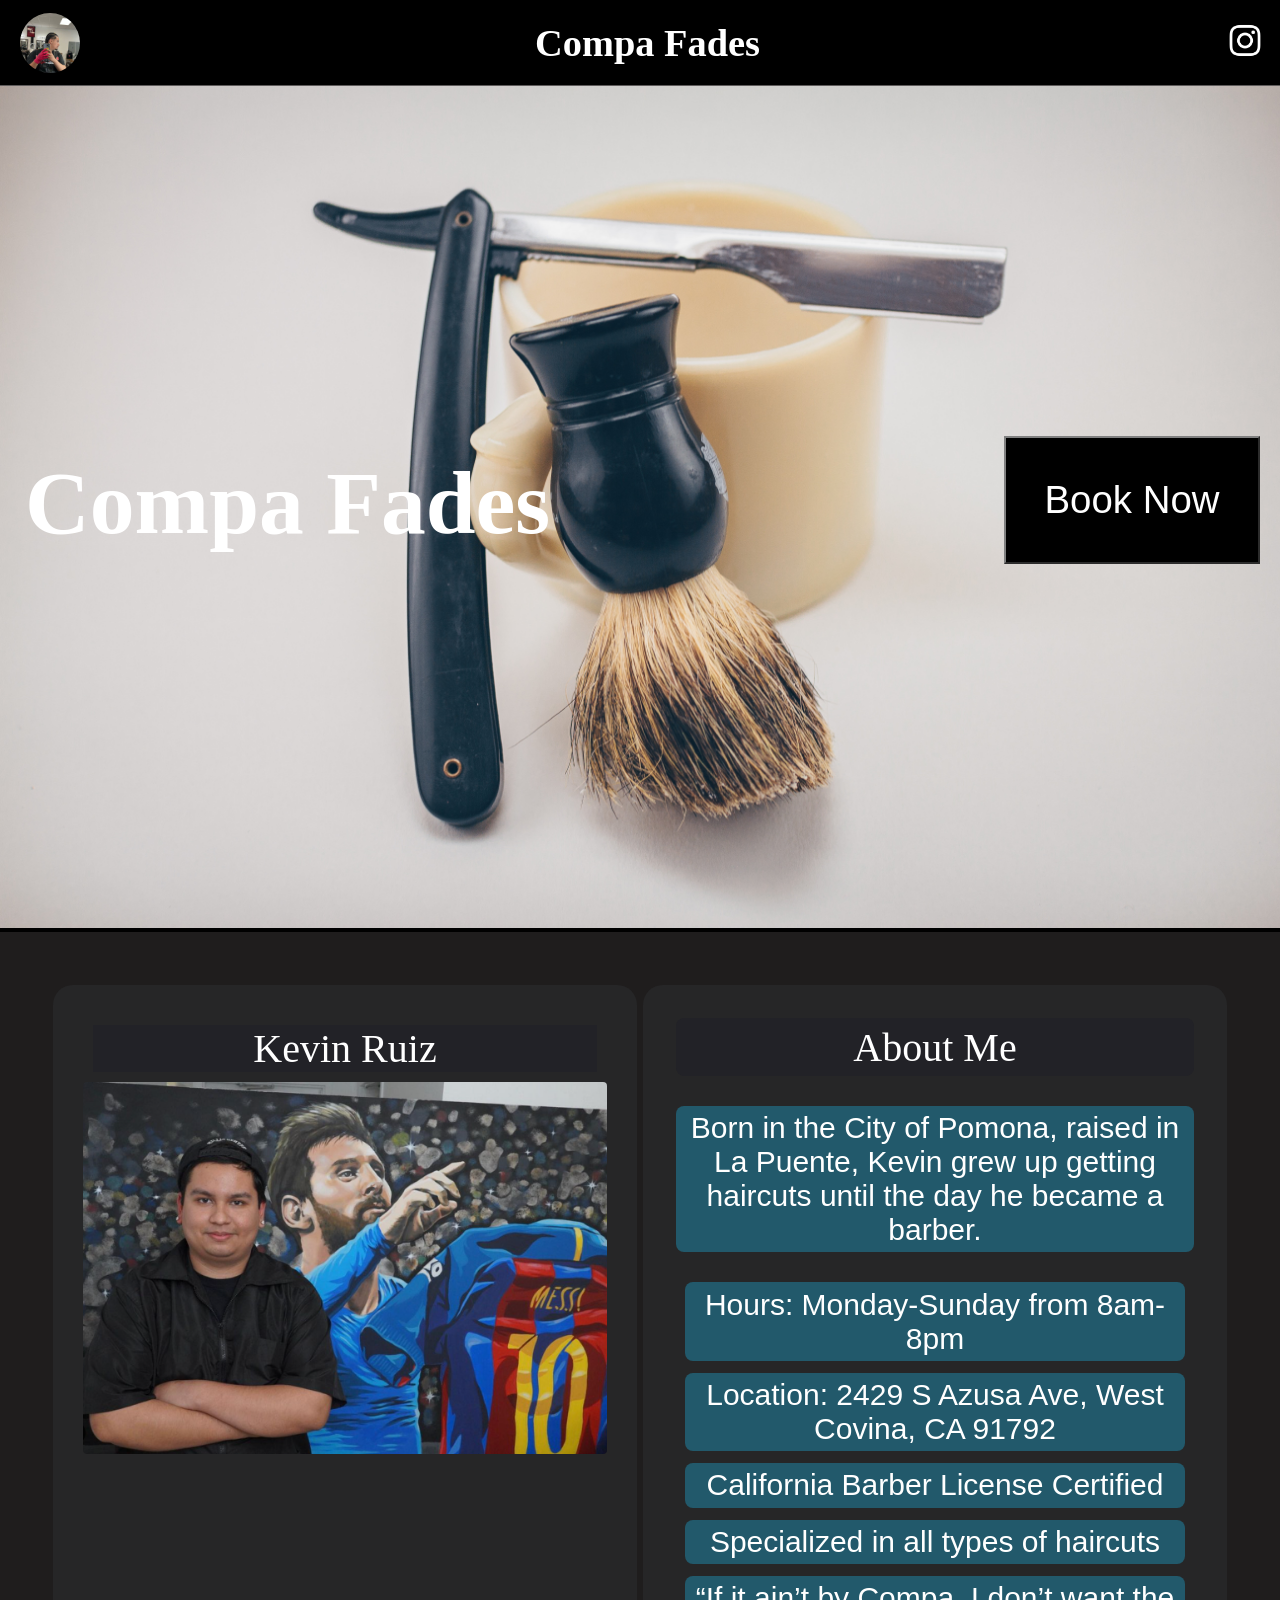
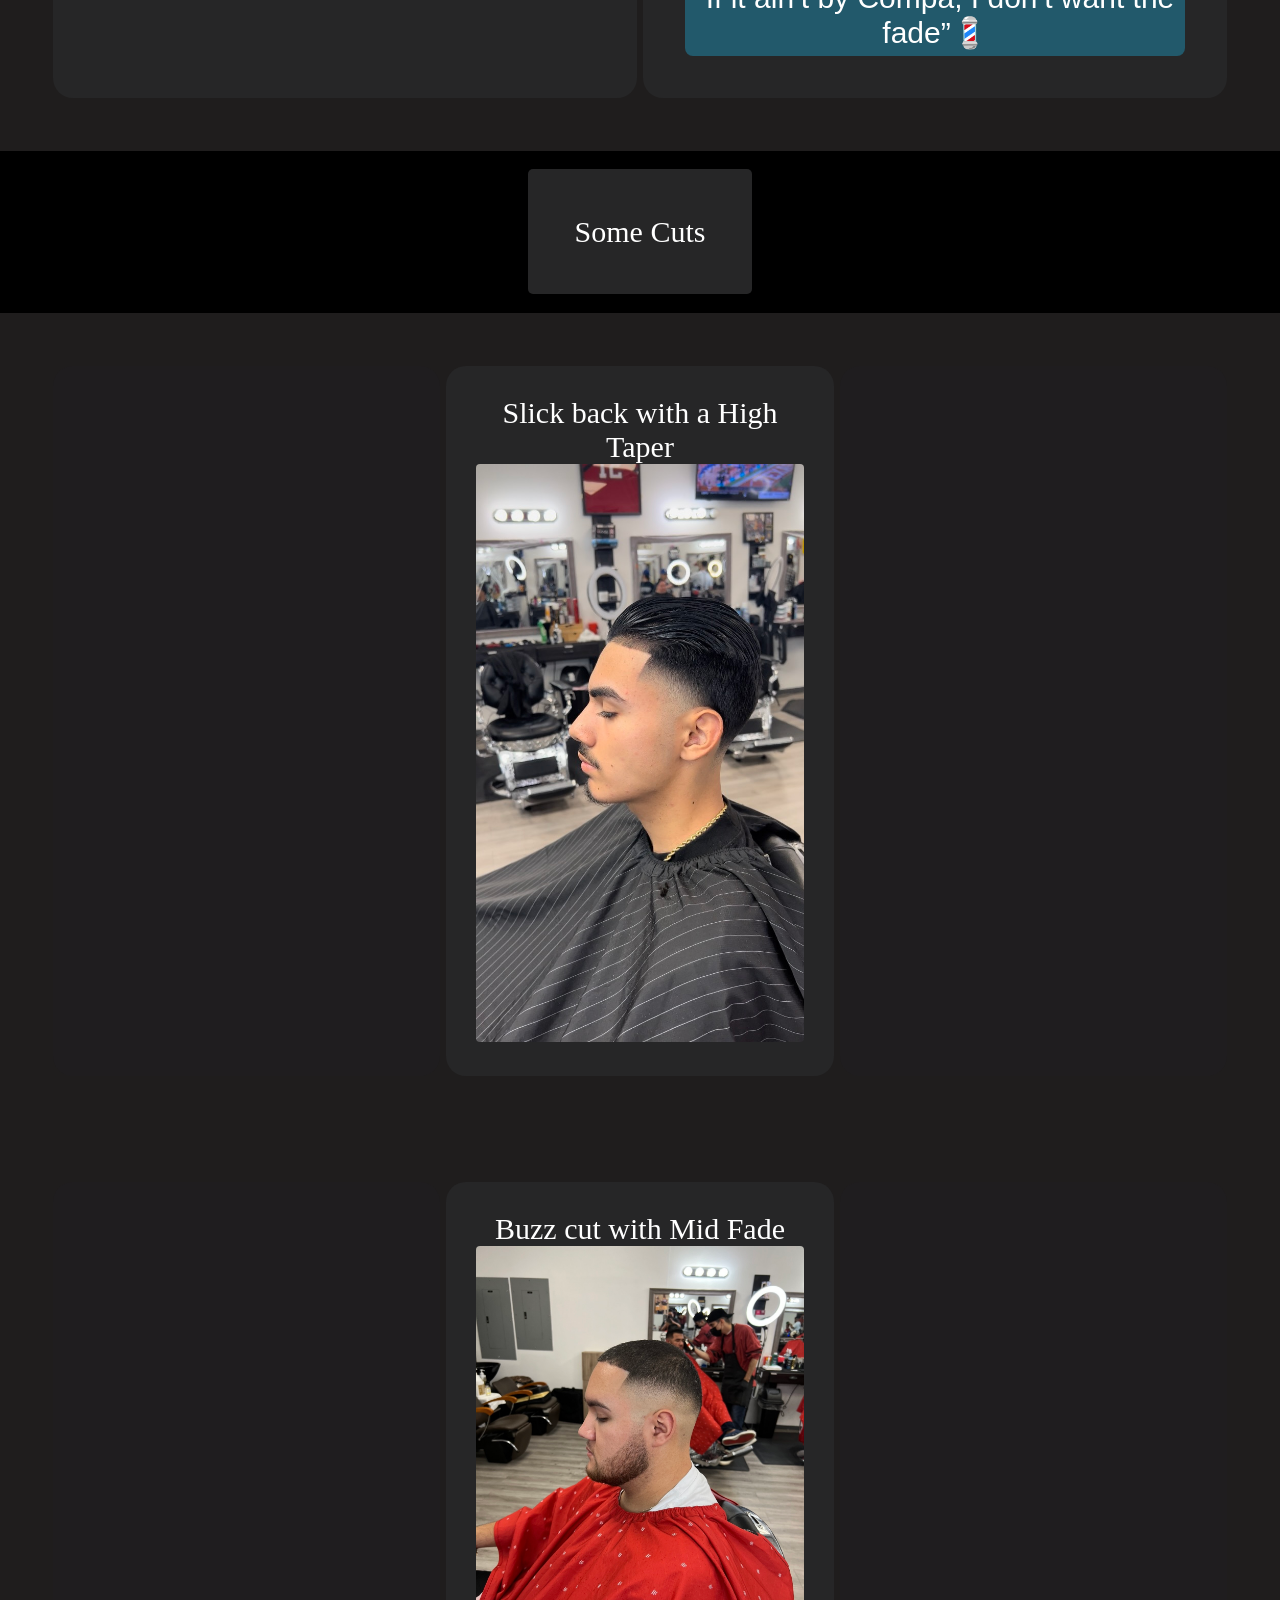
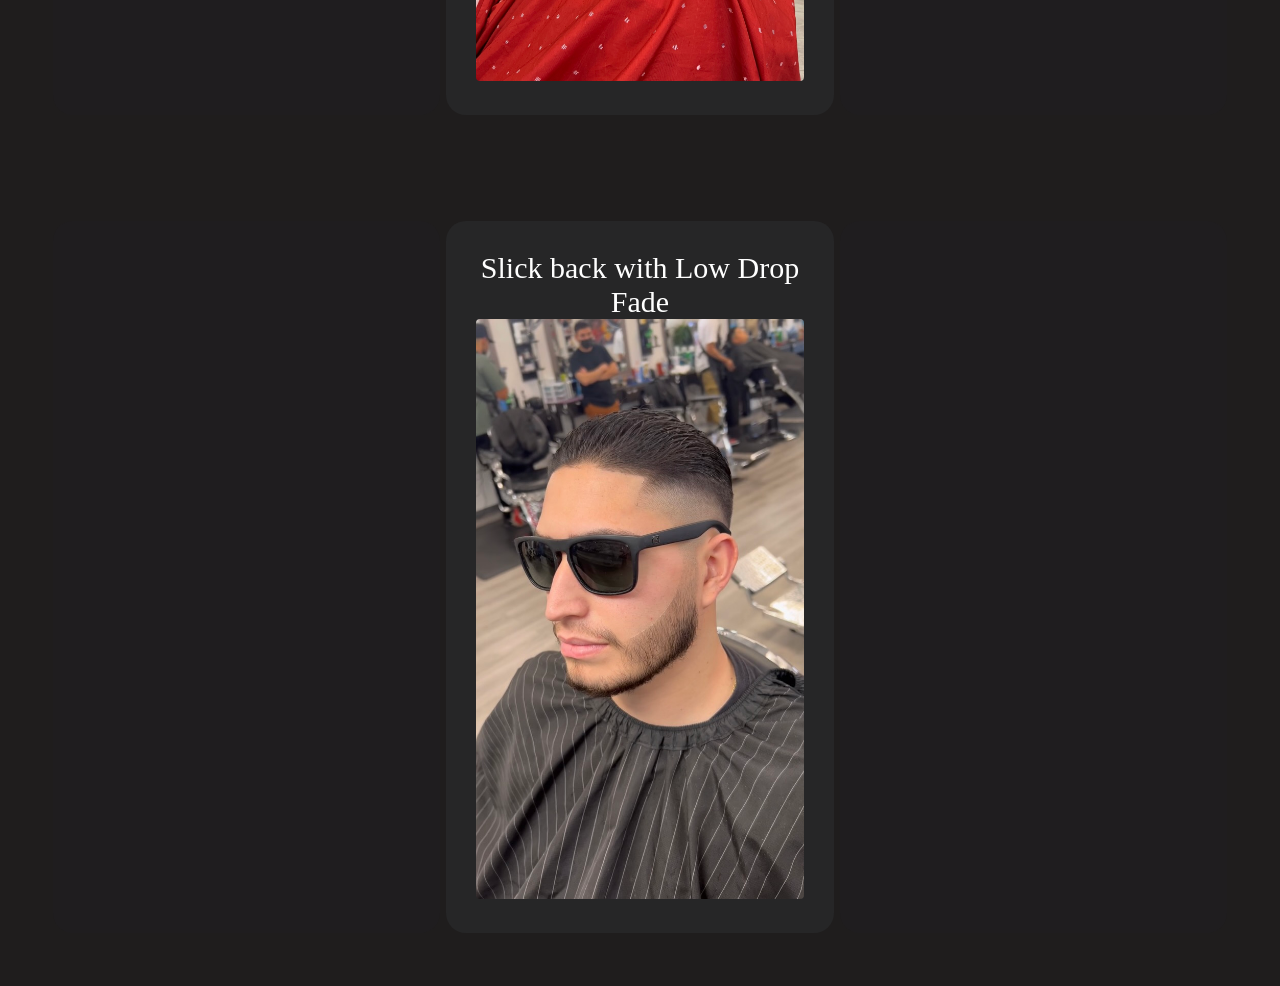
<file: index.html>
<!DOCTYPE html>
<hmtl>
    <head>
            <title>Compafades Website</title>
            <link rel = "stylesheet" href="styles/header.css">
            <link rel = "stylesheet" href="styles/body.css">
            <link rel = "stylesheet" href="styles/general.css">
            <link rel = "stylesheet" href="styles/top.css">
            
            <meta charset="utf-8" name = "viewport" content = "width=device-width,
              initial-scale=1.0">
           
    </head>
    <body class="full-back">
            <div class ="header">
                <div class="left-section">
                    <img class="profile-pic" 
                    src="icon/compafadesicon.jpeg">

                </div>
                <div class="middle-section">
                    <div class = "textbox-new">   
                        <h1 style="font-size:3vw;"> Compa Fades</h1>
                     </div>
                </div>
                <div class = "right-section">
                    <a href = "https://www.instagram.com/compafades/" target = "_blank">
                        <img class="insta-logo" 
                        src="icon/instalogo.png">
                    </a>
                   

                </div>
            </div>
           
             
                <div class="responsive" > 
                    <div>
                        <img class="background-picture" src = "icon/pexels-josh-sorenson-995300.jpg" >
                        <div class="img-overlay">
                         
                        </div>
                    </div>
                    
                    
                    
                        <div class = "contain">
                            <div class = "textbox">   
                                <h1 style="font-size:7vw;"> Compa Fades</h1>
                             </div>
                        </div>
                       
                         <div class ="textbox2" >
                             <a href = "https://getsquire.com/booking/book/all-inclusive-barbershop-west-covina/barber/kevin-cashonly-compa/services?ig_ix=true&owner=barber" target = "_blank">
                                <button class = "booknow"  style="height:10vw; width:20vw"> Book Now</button>
                             </a>
                        
                         </div>
                    
              </div>
           

            <div class="container">
                <div class="top-box">
                    <div class="my-name">
                        Kevin Ruiz
                    </div>
                    <div class="main-pic">
                        <img 
                        src= "icon/Screenshot 2023-02-26 at 9.18.44 PM.png">
                    </div>
                </div>
                <div class="bottom-box">
                    <div class ="text-box2">
                        <div class ="p3-fix">
                            <p>About Me
                                    
                            </p>
                        </div>
                            
                        <div class ="p1-fix">
                           
                            <p>Born in the City of Pomona, 
                                raised in La Puente,
                                Kevin grew up getting haircuts until the day he became a barber.
                                
                            </p>
                        </div>
                        <div class ="p2-fix">
                            <p>Hours: Monday-Sunday from 8am-8pm</p>
                        </div>
                        <div class = "p2-fix">
                            <p>Location: 2429 S Azusa Ave, West Covina, CA 91792</p>
                        </div>
                        <div class = "p2-fix">
                            <p>California Barber License Certified</p>
                        </div>
                        <div class = "p2-fix">
                            <p>Specialized in all types of haircuts</p>
                        </div>
                        <div class = "p2-fix">
                            <p>“If it ain’t by Compa, I don’t want the fade”💈</p>
                        </div>
                       
                        

                    </div>
                </div>
               
                
                

            </div>
            <div class ="pic-desc">
                <h class= "pic-text">Some Cuts</h>
            </div>
            <div class="container">
                
                <div class="leftbox">

                    <div class="main-pic">

                    </div>
                       
                </div>
                
                    <div class="singlebox">
                       
                        <div class="main-pic">
                            <p class ="descriptionbox">Slick back with a High Taper</p>
                            <img 
                            src= "slidesPhotos/IMG_2804.jpeg">
                            
                            
                        </div>
                    </div>
                
                
                <div class="rightbox">

                    <div class="main-pic">
                       
                    </div>
                </div>
            </div>
            <div class="container">
                <div class="leftbox">

                    <div class="main-pic">

                    </div>
                       
                </div>
                
                    <div class="singlebox">
                       
                        <div class="main-pic">
                            <p class ="descriptionbox">Buzz cut with Mid Fade</p>
                            <img 
                            src= "slidesPhotos/IMG_2809.jpeg">
                            <p></p>
                            
                        </div>
                    </div>
                
                
                <div class="rightbox">

                    <div class="main-pic">
                       
                    </div>
                </div>
            </div>
           
            <div class="container">
                <div class="leftbox">

                    <div class="main-pic">

                    </div>
                       
                </div>
                
                    <div class="singlebox">
                       
                        <div class="main-pic">
                            <p class ="descriptionbox">Slick back with Low Drop Fade</p>
                            <img 
                            src= "slidesPhotos/IMG_2806.jpeg">
                            <p></p>
                            
                        </div>
                    </div>
                
                
                <div class="rightbox">

                    <div class="main-pic">
                       
                    </div>
                </div>
            </div>

    </body>
</hmtl>
</file>
<file: styles/header.css>
.header{
    display: flex;
    background-color: rgb(0, 0, 0);
    
    border-bottom-width: 1px;
    border-bottom-style: solid;
    border-bottom-color: rgb(94, 91, 91);
    
    height: 85px;
    flex-direction: row;
    justify-content: space-between;
    position: fixed;
    top:0;
    left:0;
    right:0;
    color:white;
    z-index: 2;
   
}
.left-section{
    display: flex;
    align-items: center;


}
.textbox-new{
    
    font-size: 20px;
    color: white;
   
    
    
 
}
.profile-pic{
    width: 60px;
    margin-left: 20px;
    margin-right: 0;
    border-radius: 30px;
}
.middle-section{
    display: flex;
    align-items: center;
  
}
.logo-pic{
    margin-top: 40px;
    width: 200px;
}
.right-section{
    display: flex;
    align-items: center;

}
.insta-logo{
    width: 60px;
    margin-bottom: 1px;
    margin-right: 5px;
}
.insta-logo:hover{
    opacity:0.5;
}
</file>
<file: styles/body.css>
.container{
    
    display: flex;  
    background-color: rgb(31, 29, 29);
    flex-direction: row;
    justify-content: space-evenly;
    padding: 50px;
    box-sizing: border-box;
    margin:0 auto;

    width: 100%;
    
    
    top:0;
    left:0;
    right:0;
    transition: all 0.5s ease 0s;
   
   
   
}


.main-pic{
    
    
    text-align: center;
    color: white;
    object-fit: contain;
    
   
   
    
  
}
.main-pic img {
    /* max-width: 300px; */
    width: 100%;
    flex: 0 0 auto;
    /* object-fit: contain; */
    border-radius: 4px;
    object-fit: scale-down;
    justify-content: center;
    align-items: center;
    flex-direction: column;
  }

.my-name{
   
    
    font-weight: solid;
    text-align: center;
    
    font-size: 40px;
    background-color: rgb(34, 34, 39);
    color:white;
    /* border-radius: 100px; */
    margin: 10px;
        
    
    
    
}
.top-box{
    flex:1;
    background-color: rgb(38, 38, 39);
    
    flex-direction: column;
    justify-content: space-between;
    padding: 30px;
    border-radius: 20px;
    margin:3px;
    

}
.bottom-box{
    flex:1;
    background-color: rgb(38, 38, 39);
   
    flex-direction: column;
    justify-content: space-between;
       
    margin: 3px;
    /* margin-bottom: 50px; */
    padding: 30px;
    align-items: center;
    justify-content: center;
    align-content: center;
    border-radius: 20px;
}
.last-box{
    display: flex;
    background-color: rgb(0, 0, 0);
    height: 500px;
    flex-direction: column;
    justify-content: space-between;
  

}
.main-photo{
   
    
    
}
@media screen and (max-width: 768px)
{
    .container{
        flex-direction: column;
        
       
    }
}

.text-box2{
   
    font-family: -apple-system, BlinkMacSystemFont, 'Segoe UI', Roboto, Oxygen, Ubuntu, Cantarell, 'Open Sans', 'Helvetica Neue', sans-serif;
    
    font-style: solid;
    color: white;
    
    
    
}
@media screen and (max-width: 768px) {
    .text-box2{
        font-size: 80%;
        margin: 3px;
    }
    
}
.p1-fix{
    flex:1;
    font-size: 30px;
    text-size-adjust: auto;
    background-color: rgb(34, 89, 107);
    border-radius: 8px;
    padding: 1%;
    margin: 3px;
    text-align: center;
    margin-bottom: 30px;
   
}
.p2-fix{
    flex:1;
    font-size: 30px;
    text-size-adjust: auto;
    background-color: rgb(34, 89, 107);
    border-radius: 8px;
    padding: 1%;
    margin: 12px;
    text-align: center;
    
    
}
.p3-fix{    
    flex:1;
    font-size: 40px;
    text-size-adjust: auto; 
    background-color: rgb(34, 34, 39);
    border-radius: 8px;
    padding: 1%;
    margin: 3px;
    text-align: center;
    margin-bottom: 30px;
    font-family: 'Times New Roman', Times, serif;
   
}


@media screen and (max-width: 768px) {
    .p1-fix, .p2-fix{
        font-size: 100%;
    }
    
}
.leftbox{
    flex:1;
    background-color: #1f1d1f;
    
    flex-direction: column;
    justify-content: space-between;
    padding: 30px;
    border-radius: 20px;
    margin: 3px;
    

}
.singlebox{
    flex:1;
    background-color: rgb(38, 38, 39);
    
    flex-direction: column;
    justify-content: space-between;
    padding: 30px;
    border-radius: 20px;
    margin: 3px;
    
    

}
.rightbox{
    flex:1;
    background-color: #1f1d1f;
    
    flex-direction: column;
    justify-content: space-between;
    padding: 30px;
    border-radius: 20px;
    margin: 3px;
    

}
.descriptionbox{
   align-items: center;
   text-align: center;
   color: white;
   font-size: 30px;
   text-size-adjust: auto;
}
.pic-desc{
   
    color:white;
    text-align: center;
    align-items: center;
    padding: 5%;

}
.pic-text{
    background-color: rgb(38, 38, 39);
    padding:4%;
    border-radius: 5px;
    font-size: 30px;
    text-size-adjust: auto;
}
@media screen and (max-width:700px) {
    .pic-text,.pic-desc,.descriptionbox{
        font-size: 100%;
    }
}
</file>
<file: styles/general.css>
* {
    padding:0;
    margin:0;
}
p{
    margin-top: 0;
    margin-bottom: 0;
}
.full-back{
    background-color: black;
   
}
</file>
<file: styles/top.css>
.background-picture{
    width: 100%;
    height: auto;
    margin-top: 75px;
    background-size: cover;
    background-repeat: no-repeat;
    background-position: center;
    
   

 }
 .full-body{
 
    
  
    
}
@media screen and (max-width: 500px) {
    .responsive{
        padding: 0, 20px;
        background-color: aqua;

    }
   
}
@media screen and (min-width: 400px) {
    .img-overlay:after{
        height: 500px;
        
    }
    .img-overlay{
        height: 500px;
        
    }
    
}
.contain{
    display:flex;
}

.img-overlay{
    flex: 1;
    position: absolute;
   
    width:100%;
    height: 300px;
    /* background: rgba(0, 0, 0, 0.322); */
    margin-top:75px;
    top: 0;
    left: 0;
    bottom: 0;
    z-index: 1;
    justify-content: space-between;
   
    
  
 
    
}
.img-overlay:after{
    content:"";
    
    position:absolute;
    left:0;
    top:0;
    width:100%;
    height: 300px;
   
    background-color:#000;
    opacity:0;
    transition: all 0.5s ease 0s;
}
.img-overlay:hover:after{
    opacity:0.5;
}

.booknow{
    
    position: relative;
    font-family: Arial, Helvetica, sans-serif;
    color: rgb(255, 255, 255);
    width: 200px;
    height: 85px;
    font-size: 3vw;
    background: rgb(0, 0, 0);
    cursor: pointer;
    border-color: gray;
    border-width: 2px;
    
    
    
}
.booknow:hover{
    opacity: 0.9;
}
.textbox{
    flex: 1;
    left: 0;
    top:20%;
    margin-top: 20%;
    justify-content: space-between;
    z-index: 1;
    font-size: 90px;
    
    color: white;
    position: absolute;
    
    margin-left: 10px; 
    align-items: bottom;
    border-width: 10px;
    border-radius: 50px;
    padding: 15px;
    
 
}
.textbox:hover{
    content:"";
    position:absolute;
    left:0;
    top:0;
    width:100%;
    background-color:#000;
    transition: 5s ease 0s;
    opacity: 0;
    padding: 30%;
    /* animation-name: slidetoleft;
    animation-duration: 1s;
    animation-timing-function: ease-in;
    animation-delay: 0s;
    animation-iteration-count: 1;
    animation-direction: normal;
    animation-fill-mode: normal; */
}
.textbox:hover:after{
    opacity: 0.5px;

}
.textbox2{
    top:20%;
    position: absolute;
    right:0;
    margin-top: 20%;
   
    margin-right: 20px;
    z-index: 1;
 
}
.video-grid{
    display: grid;
    grid-template-columns: 1fr 1fr 1fr;
    column-gap: 15px;
    row-gap: 40px;
    background-color: black;
    height: 500px;
    padding-top: 30px;
    padding-bottom: 30px;
}
.video-info-grid{
    display: grid;
    grid-template-columns: 50px, 1fr;
}
.change-image{
    width: 100%;
    border-radius: 60px;
}
@keyframes slidetoleft{
    from{
        transform: translateX(-300px);

    }
    to{
        transform: translateX(0px);
    
    }

}
</file>
